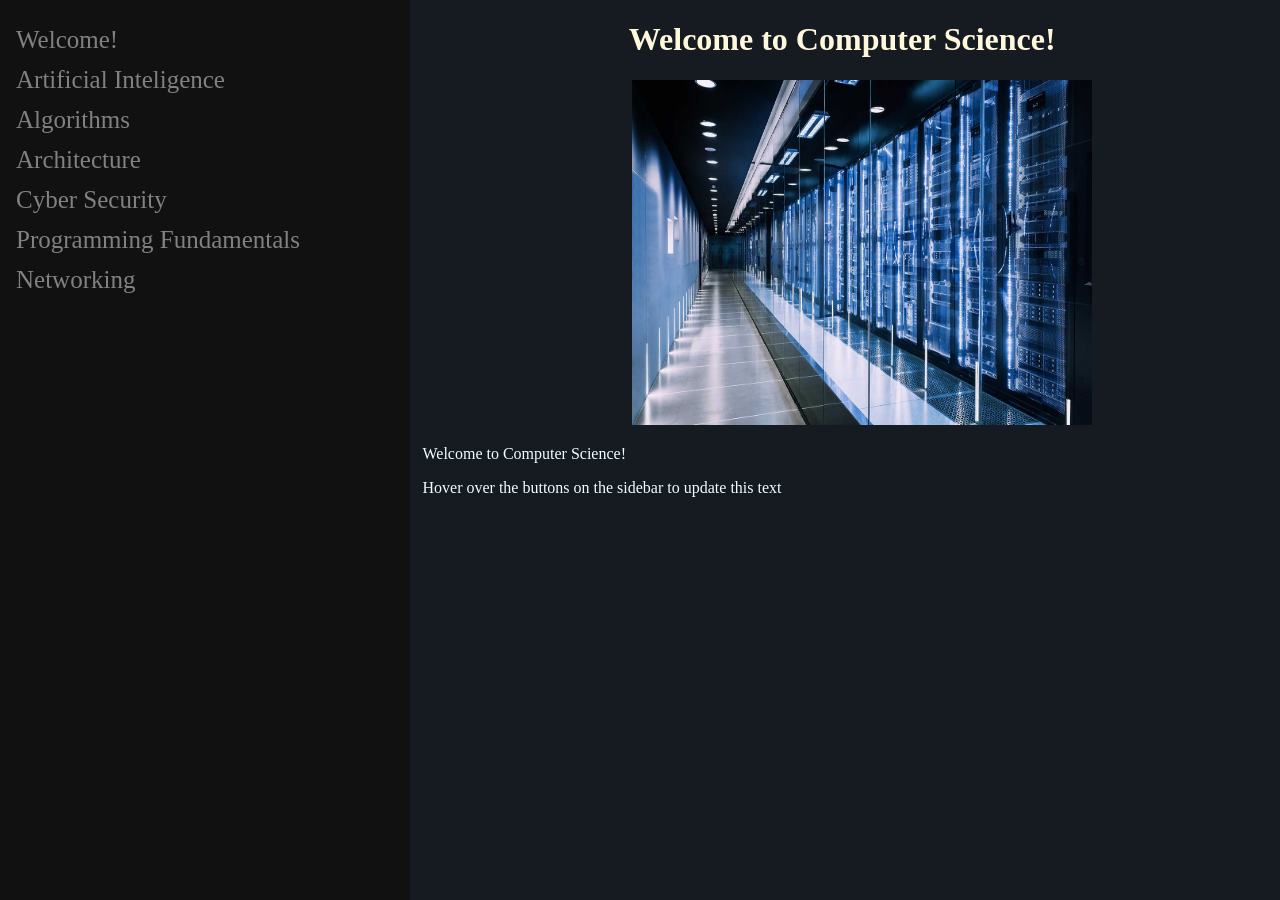
<file: index.html>
<!DOCTYPE html>
<html lang="en">
<head>
    <meta charset="UTF-8">
    <meta name="viewport" content="width=device-width, initial-scale=1.0">
    <link rel="stylesheet" type="text/css" href="assets\css\index.css">
    <script src="assets\js\index.js"></script>
    <title>Welcome to Computer Science!</title>
</head>


<body>
    <h1>Welcome to Computer Science!</h1>
    <!-- Sidebar -->
    <aside>
        <a onmouseover=welcomeText() href="index.html">Welcome!</a>
        <a onmouseover=aiText() href="ai.html">Artificial Inteligence</a>
        <a onmouseover=algorithmsText() href="algorithms.html">Algorithms</a>
        <a onmouseover=architectureText() href="architecture.html">Architecture</a>
        <a onmouseover=cyberSecurityText() href="security.html">Cyber Security</a>
        <a onmouseover=programmingText() href="programming.html">Programming Fundamentals</a>
        <a onmouseover=networkingText() href="networking.html">Networking</a>
    </aside>
    <!-- Page Content -->
    <div>
        <img id="coverimg" src="assets\img\index\computerscience.jpg" alt="Flowers in placeholder" width="460" height="345">

        <!-- give topic definition -->
        <p id="topicDefinition">Welcome to Computer Science!</p>

        <!-- describe how this application shows the module -->
        <p id="pageText">Hover over the buttons on the sidebar to update this text</p>
    </div>
</body>
</html>
</file>
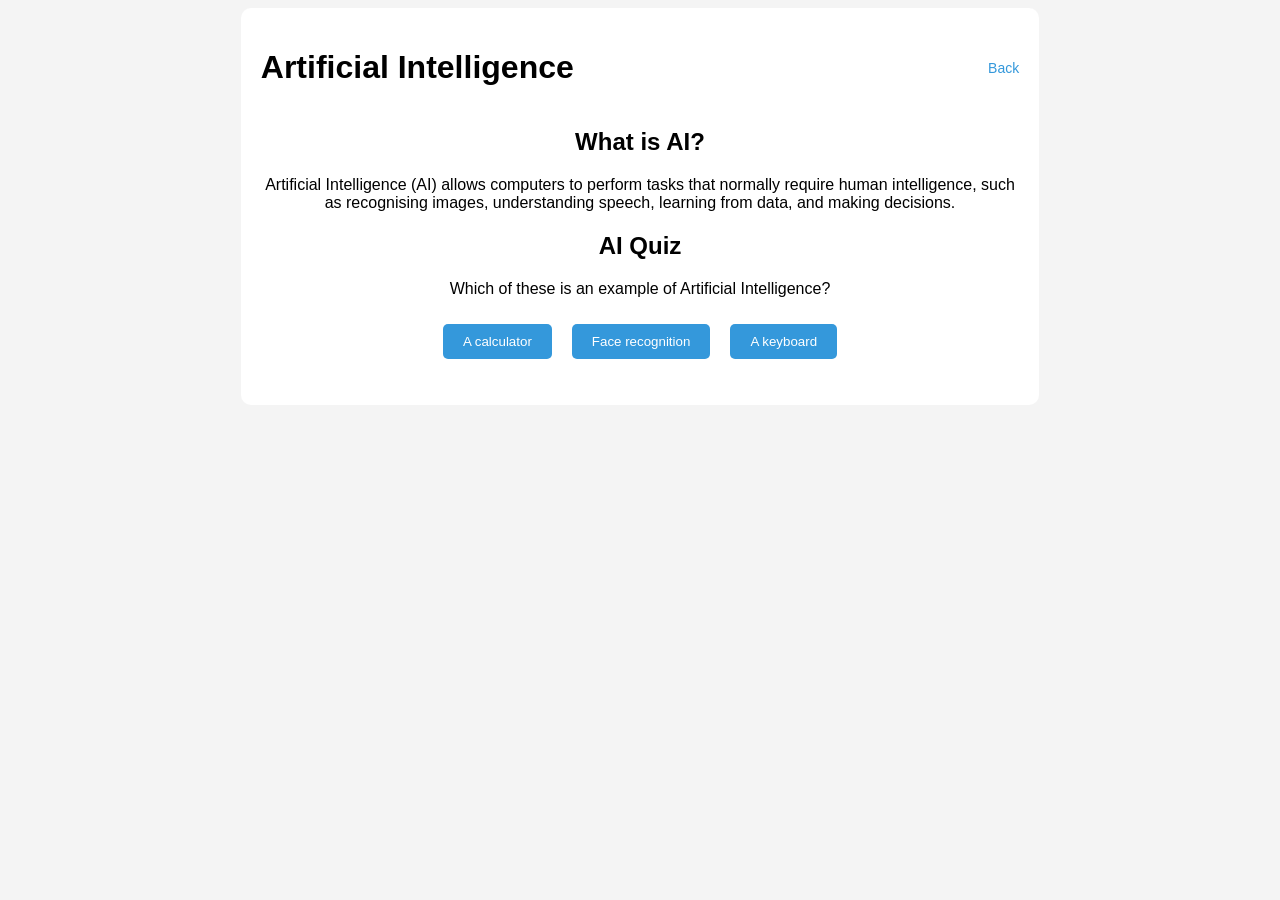
<file: ai.html>
<!DOCTYPE html>
<html>
<head>
    <title>Artificial Intelligence</title>
    <link rel="stylesheet" href="assets/css/ai.css">

</head>

<body>

    <div class="container">

        <div class="header">
            <h1>Artificial Intelligence</h1>
            <a href="index.html" class="back">Back</a>
        </div>

        <h2>What is AI?</h2>
        <p>
            Artificial Intelligence (AI) allows computers to perform tasks that normally
            require human intelligence, such as recognising images, understanding speech,
            learning from data, and making decisions.
        </p>

        <h2>AI Quiz</h2>

        <p id="question"></p>
        <div id="options"></div>
        <p id="result"></p>

    </div>

    <script src="assets/js/ai.js"></script>

</body>
</html>
</file>
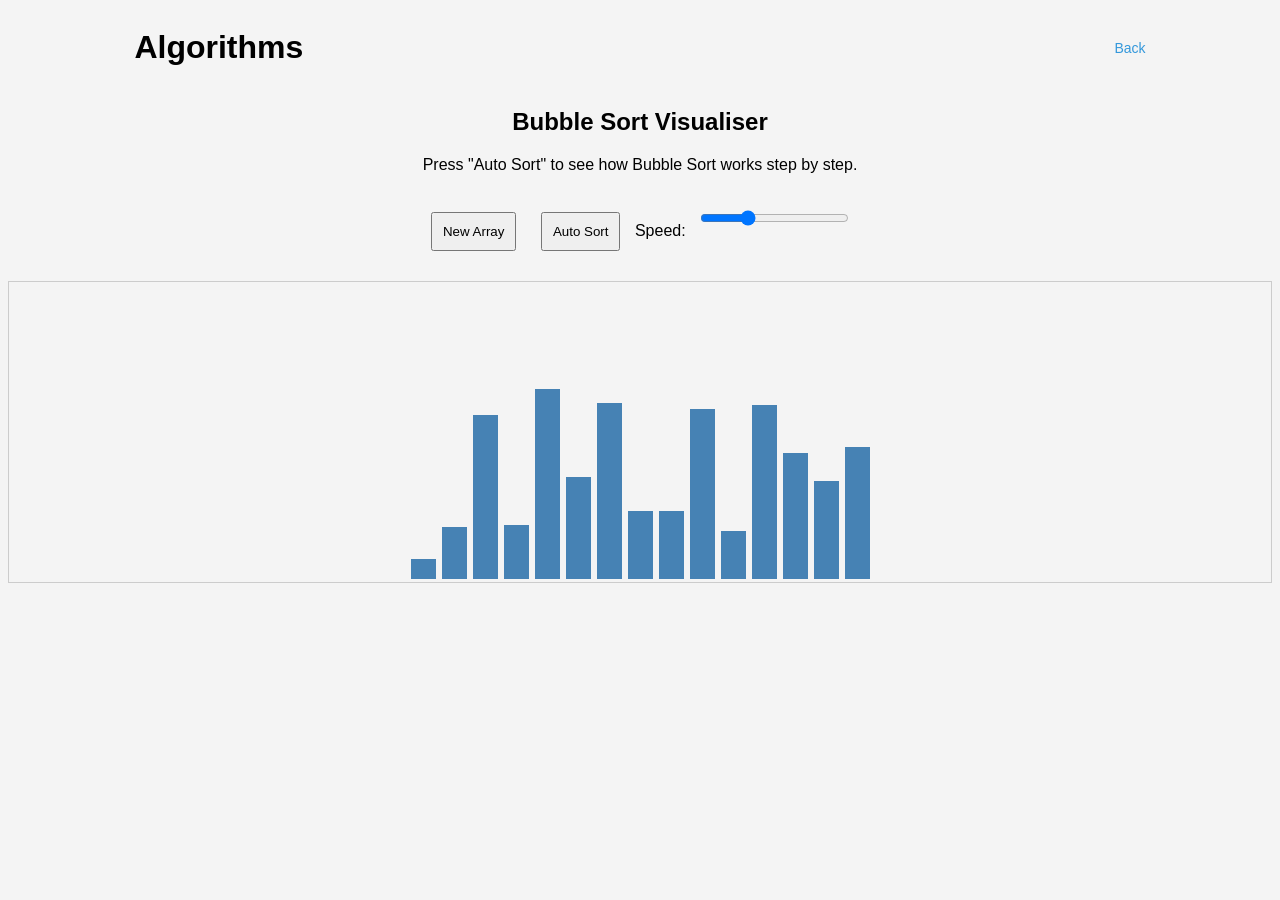
<file: algorithms.html>
<!DOCTYPE html>
<html>
<head>
    <title>Sorting Visualiser</title>

    <style>
        body { text-align: center; font-family: Arial; background: #f4f4f4; }

        /* Header layout */
        .header {
            display: flex;
            justify-content: space-between;
            align-items: center;
            width: 80%;
            margin: auto;
        }

        /* Back button */
        .back {
            text-decoration: none;
            color: #3498db;
            font-size: 14px;
        }

        /* Container for bars (FIXED HERE) */
        .container {
            display: flex;
            justify-content: center;
            align-items: flex-end; /* bars grow upwards */
            margin-top: 20px;
            height: 300px; /* gives space for bars */
            border: 1px solid #ccc; /* optional visual aid */
        }

        /* Each bar represents a number */
        .bar {
            width: 25px;
            margin: 3px;
            background: steelblue;
            display: inline-block;
        }

        /* Highlight bars being compared */
        .active { background: red; }

        /* Bars that are sorted */
        .sorted { background: green; }

        button, input { margin: 10px; padding: 10px; }
    </style>
</head>

<body>

<div class="header">
    <h1>Algorithms</h1>
    <a href="index.html" class="back">Back</a>
</div>

<h2>Bubble Sort Visualiser</h2>

<p>Press "Auto Sort" to see how Bubble Sort works step by step.</p>

<!-- Controls -->
<button onclick="generateArray()">New Array</button>
<button onclick="startSort()">Auto Sort</button>

<label>
    Speed:
    <input type="range" min="50" max="1000" value="300" id="speed">
</label>

<!-- Where bars appear -->
<div class="container" id="array"></div>

<p id="status"></p>

<script>

/* Array and control variables */
let arr = [];
let i = 0;
let j = 0;
let sorting = false;

/* Create a new random array */
function generateArray() {
    arr = [];

    for (let k = 0; k < 15; k++) {
        arr.push(Math.floor(Math.random() * 100) + 10);
    }

    i = 0;
    j = 0;
    sorting = false;

    document.getElementById("status").innerText = "";

    draw();
}

/* Draw bars on screen */
function draw(active1 = -1, active2 = -1) {

    const container = document.getElementById("array");
    container.innerHTML = "";

    arr.forEach((value, index) => {

        let bar = document.createElement("div");
        bar.classList.add("bar");

        // Make bars taller so they are easier to see
        bar.style.height = (value * 2) + "px";

        if (index === active1 || index === active2) {
            bar.classList.add("active");
        }

        if (index >= arr.length - i) {
            bar.classList.add("sorted");
        }

        container.appendChild(bar);
    });
}

/* Perform one step of bubble sort */
function step() {

    if (i < arr.length) {

        if (j < arr.length - i - 1) {

            draw(j, j + 1);

            if (arr[j] > arr[j + 1]) {
                let temp = arr[j];
                arr[j] = arr[j + 1];
                arr[j + 1] = temp;
            }

            j++;

        } else {
            j = 0;
            i++;
        }

    } else {
        sorting = false;
        document.getElementById("status").innerText = "Sorted";
        return;
    }

    if (sorting) {
        setTimeout(step, document.getElementById("speed").value);
    }
}

/* Start automatic sorting */
function startSort() {
    sorting = true;
    step();
}

/* Run when page loads */
generateArray();

</script>

</body>
</html>
</file>
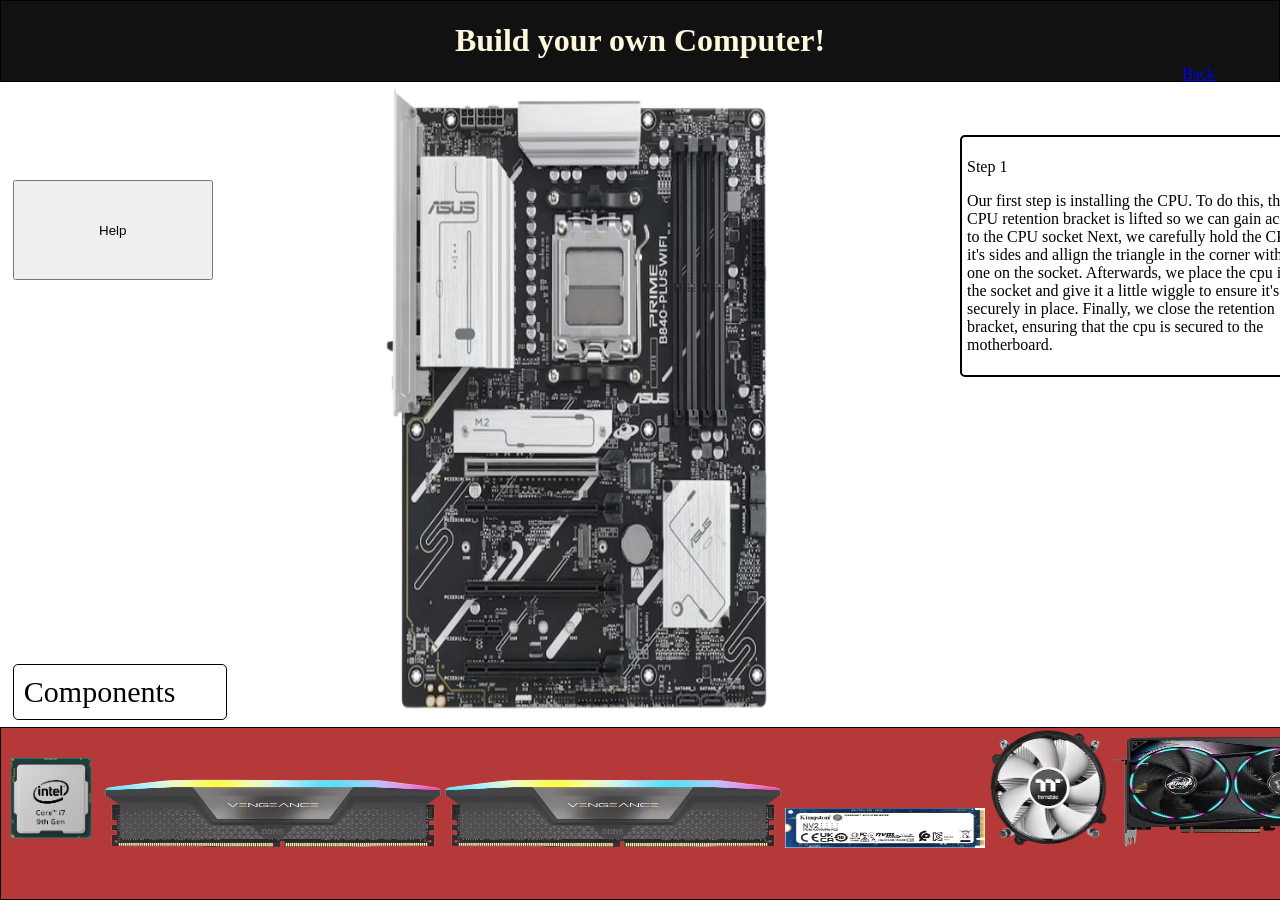
<file: architecture.html>
<!DOCTYPE html>
<html lang="en">
<head>
    <meta charset="UTF-8">
    <meta name="viewport" content="width=device-width, initial-scale=1.0">
    <link rel="stylesheet" type="text/css" href="assets\css\architecture.css">
    <title>PC building walkthrough</title>
</head>

<script src="assets\js\architecture.js"></script>

<body>
    <header>
        <h1>Build your own Computer!</h1>
        <a href="index.html" target="_self">Back</a>
    </header>


    <div id="instructions">
        <p id="stepnumber">Step 1</p>
        <p id="stepinstruction">
            Our first step is installing the CPU. To do this, the CPU retention bracket is lifted so we can gain access to the CPU socket
            Next, we carefully hold the CPU by it's sides and allign the triangle in the corner with the one on the socket.
            Afterwards, we place the cpu into the socket and give it a little wiggle to ensure it's securely in place.
            Finally, we close the retention bracket, ensuring that the cpu is secured to the motherboard.
        </p>
    </div>
    
    <button id="helpbutton" type="button" onclick="helpuser(step)">Help</button>

    <img id="case" src="assets\img\architecture\case.png" draggable="false">
    <img id="motherboard" src="assets\img\architecture\motherboard.png" draggable="false">

    <div id="div1" ondrop="dropHandlerCPU(event)"   ondragover="dragoverHandler(event)"></div>
    <div id="div2" ondrop="dropHandlerRAM(event)"   ondragover="dragoverHandler(event)"></div>
    <div id="div3" ondrop="dropHandlerRAM(event)"   ondragover="dragoverHandler(event)"></div>
    <div id="div4" ondrop="dropHandlerM2SSD(event)"   ondragover="dragoverHandler(event)"></div>
    <div id="div5" ondrop="dropHandlerCPUFan(event)"   ondragover="dragoverHandler(event)"></div>
    <div id="div6" ondrop="dropHandlerGPU(event)"   ondragover="dragoverHandler(event)"></div>
    <div id="div7" ondrop="dropHandlerPSU(event)"   ondragover="dragoverHandler(event)"></div>

    <br>

    <div id="componentsLabel">Components</div>
    <section id="components">
        <img id="cpu" src="assets\img\architecture\cpu.png" draggable="true" ondragstart="dragstartHandler(event)" width="100" height="100">
        <img id="ram1" src="assets\img\architecture\ram.png" draggable="false" ondragstart="dragstartHandler(event)" width="336" height="69">
        <img id="ram2" src="assets\img\architecture\ram.png" draggable="false" ondragstart="dragstartHandler(event)" width="336" height="69">
        <img id="m2ssd" src="assets\img\architecture\m2ssd.jpg" draggable="false" ondragstart="dragstartHandler(event)" width="200" height="40">
        <img id="cpufan" src="assets\img\architecture\cpufan.png" draggable="false" ondragstart="dragstartHandler(event)" width="120" height="120">
        <img id="gpu" src="assets\img\architecture\gpu.png" draggable="false" ondragstart="dragstartHandler(event)" width="336" height="120">
        <img id="psu" src="assets\img\architecture\psu.png" draggable="false" ondragstart="dragstartHandler(event)" width="336" height="120">
    </section>

</body>
</html>
</file>
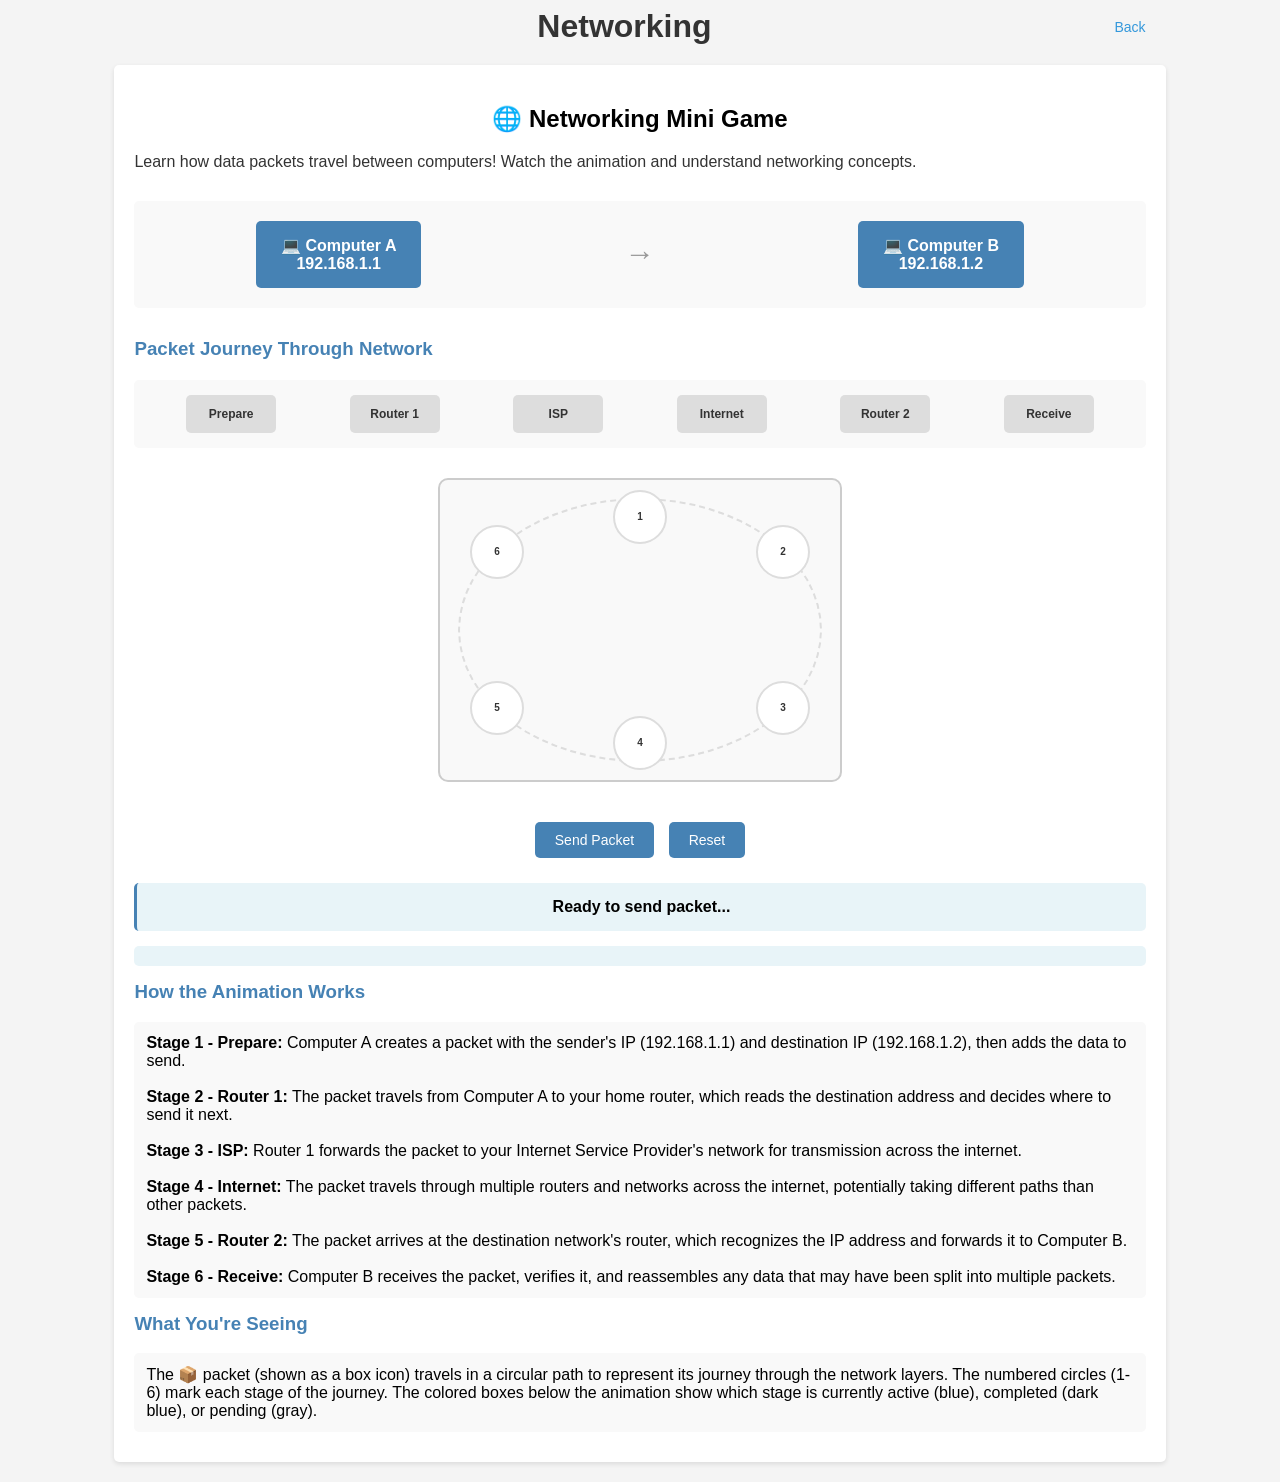
<file: networking.html>
<!DOCTYPE html>
<html>
<head>
    <title>Networking Mini Game</title>

    <style>
        body { text-align: center; font-family: Arial; background: #f4f4f4; }
        .header { display: flex; justify-content: space-between; align-items: center; width: 80%; margin: auto; }
        .back { text-decoration: none; color: #3498db; font-size: 14px; }
        h1 { color: #333; flex-grow: 1; margin: 0; }
        .content { width: 80%; margin: 20px auto; background: white; padding: 20px; border-radius: 5px; box-shadow: 0 2px 5px rgba(0,0,0,0.1); }
        p, h3 { color: #333; text-align: left; }
        .computers { display: flex; justify-content: space-around; align-items: center; margin: 30px 0; padding: 20px; background: #f9f9f9; border-radius: 5px; }
        .computer { background: steelblue; color: white; padding: 15px 25px; border-radius: 5px; font-weight: bold; }
        .arrow { font-size: 30px; color: #999; }
        button { background: steelblue; color: white; padding: 10px 20px; margin: 10px 5px; border: none; border-radius: 5px; cursor: pointer; font-size: 14px; }
        button:hover { background: darkblue; }
        .status { background: #e8f4f8; padding: 15px; margin: 15px 0; border-left: 3px solid steelblue; border-radius: 5px; font-weight: bold; }
        .status-detail { background: #e8f4f8; padding: 10px; margin: 10px 0; border-radius: 5px; font-size: 12px; }
        .info-box { background: #f9f9f9; padding: 12px; margin: 10px 0; border-radius: 5px; text-align: left; }
        h3 { color: steelblue; margin-top: 15px; }
        .journey-container { display: flex; justify-content: space-around; margin: 20px 0; padding: 15px; background: #f9f9f9; border-radius: 5px; }
        .journey-box { background: #ddd; color: #333; padding: 12px 15px; border-radius: 5px; font-weight: bold; font-size: 12px; min-width: 60px; transition: all 0.3s ease; }
        .journey-box.active { background: steelblue; color: white; transform: scale(1.15); }
        .journey-box.completed { background: #4a7ba7; color: white; }
        .circular-container { position: relative; width: 400px; height: 300px; margin: 30px auto; background: #f9f9f9; border: 2px solid #ccc; border-radius: 10px; display: flex; align-items: center; justify-content: center; }
        .path-circle { position: absolute; border: 2px dashed #ddd; border-radius: 50%; width: 360px; height: 260px; top: 50%; left: 50%; transform: translate(-50%, -50%); }
        .packet-circle { position: absolute; font-size: 40px; width: 50px; height: 50px; display: flex; align-items: center; justify-content: center; }
        .stage-marker { position: absolute; width: 50px; height: 50px; display: flex; align-items: center; justify-content: center; background: white; border: 2px solid #ddd; border-radius: 50%; font-size: 10px; font-weight: bold; color: #333; transition: all 0.3s ease; }
        .stage-marker.active { background: steelblue; color: white; border-color: steelblue; transform: scale(1.2); }
        .stage-marker.completed { background: #4a7ba7; color: white; border-color: #4a7ba7; }
    </style>
</head>

<body>

<div class="header">
    <h1>Networking</h1>
    <a href="index.html" class="back">Back</a>
</div>

<div class="content">

    <h2>🌐 Networking Mini Game</h2>
    <p>Learn how data packets travel between computers! Watch the animation and understand networking concepts.</p>

    <!-- Computers -->
    <div class="computers">
        <div class="computer">💻 Computer A<br>192.168.1.1</div>
        <div class="arrow">→</div>
        <div class="computer">💻 Computer B<br>192.168.1.2</div>
    </div>

    <!-- Journey Visualization -->
    <h3>Packet Journey Through Network</h3>
    <div class="journey-container">
        <div id="step1" class="journey-box">Prepare</div>
        <div id="step2" class="journey-box">Router 1</div>
        <div id="step3" class="journey-box">ISP</div>
        <div id="step4" class="journey-box">Internet</div>
        <div id="step5" class="journey-box">Router 2</div>
        <div id="step6" class="journey-box">Receive</div>
    </div>

    <!-- Circular Animation Path -->
    <div class="circular-container">
        <div class="path-circle outer"></div>
        
        <!-- Stage markers arranged in circle -->
        <div id="marker1" class="stage-marker" style="top: 10px; left: 50%; transform: translateX(-50%);">1</div>
        <div id="marker2" class="stage-marker" style="top: 45px; right: 30px;">2</div>
        <div id="marker3" class="stage-marker" style="bottom: 45px; right: 30px;">3</div>
        <div id="marker4" class="stage-marker" style="bottom: 10px; left: 50%; transform: translateX(-50%);">4</div>
        <div id="marker5" class="stage-marker" style="bottom: 45px; left: 30px;">5</div>
        <div id="marker6" class="stage-marker" style="top: 45px; left: 30px;">6</div>
        
        <!-- Packet moving in circle -->
        <div id="packetCircle" class="packet-circle" style="display: none;">📦</div>
    </div>

    <div>
        <button onclick="sendPacket()">Send Packet</button>
        <button onclick="reset()">Reset</button>
    </div>

    <div id="status" class="status">Ready to send packet...</div>
    <div id="statusDetail" class="status-detail"></div>

    <!-- Animation Explanation -->
    <h3>How the Animation Works</h3>
    <div class="info-box">
        <strong>Stage 1 - Prepare:</strong> Computer A creates a packet with the sender's IP (192.168.1.1) and destination IP (192.168.1.2), then adds the data to send.<br><br>
        <strong>Stage 2 - Router 1:</strong> The packet travels from Computer A to your home router, which reads the destination address and decides where to send it next.<br><br>
        <strong>Stage 3 - ISP:</strong> Router 1 forwards the packet to your Internet Service Provider's network for transmission across the internet.<br><br>
        <strong>Stage 4 - Internet:</strong> The packet travels through multiple routers and networks across the internet, potentially taking different paths than other packets.<br><br>
        <strong>Stage 5 - Router 2:</strong> The packet arrives at the destination network's router, which recognizes the IP address and forwards it to Computer B.<br><br>
        <strong>Stage 6 - Receive:</strong> Computer B receives the packet, verifies it, and reassembles any data that may have been split into multiple packets.
    </div>

    <h3>What You're Seeing</h3>
    <div class="info-box">
        The 📦 packet (shown as a box icon) travels in a circular path to represent its journey through the network layers. The numbered circles (1-6) mark each stage of the journey. The colored boxes below the animation show which stage is currently active (blue), completed (dark blue), or pending (gray).
    </div>

</div>

<script>
    const msgs = ["Preparing packet...", "Sending to Router 1", "Reaching ISP", "Traveling through Internet", "Reaching Router 2", "Received! ✓"];
    let animInterval;

    function highlight(cls, num) {
        for (let i = 1; i <= 6; i++) {
            let el = document.getElementById(cls + i);
            el.className = cls === "step" ? "journey-box" : "stage-marker";
            if (i < num) el.className += " completed";
            if (i === num) el.className += " active";
        }
    }

    function sendPacket() {
        let pkt = document.getElementById("packetCircle");
        pkt.style.display = "flex";
        let start = Date.now();

        animInterval = setInterval(() => {
            let prog = Math.min((Date.now() - start) / 4000, 1);
            let stage = Math.floor(prog * 6) + 1;
            
            highlight("step", stage);
            highlight("marker", stage);
            document.getElementById("statusDetail").textContent = msgs[stage - 1];

            let ang = prog * 360 - 90;
            let x = 200 + 180 * Math.cos(ang * Math.PI / 180);
            let y = 150 + 130 * Math.sin(ang * Math.PI / 180);
            pkt.style.left = (x - 25) + "px";
            pkt.style.top = (y - 25) + "px";

            if (prog >= 1) {
                clearInterval(animInterval);
                document.getElementById("status").textContent = "Packet delivery complete!";
            }
        }, 30);
    }

    function reset() {
        clearInterval(animInterval);
        document.getElementById("packetCircle").style.display = "none";
        document.getElementById("status").textContent = "Ready to send packet...";
        document.getElementById("statusDetail").textContent = "";
        for (let i = 1; i <= 6; i++) {
            document.getElementById("step" + i).className = "journey-box";
            document.getElementById("marker" + i).className = "stage-marker";
        }
    }
</script>

</body>

</html>
</file>
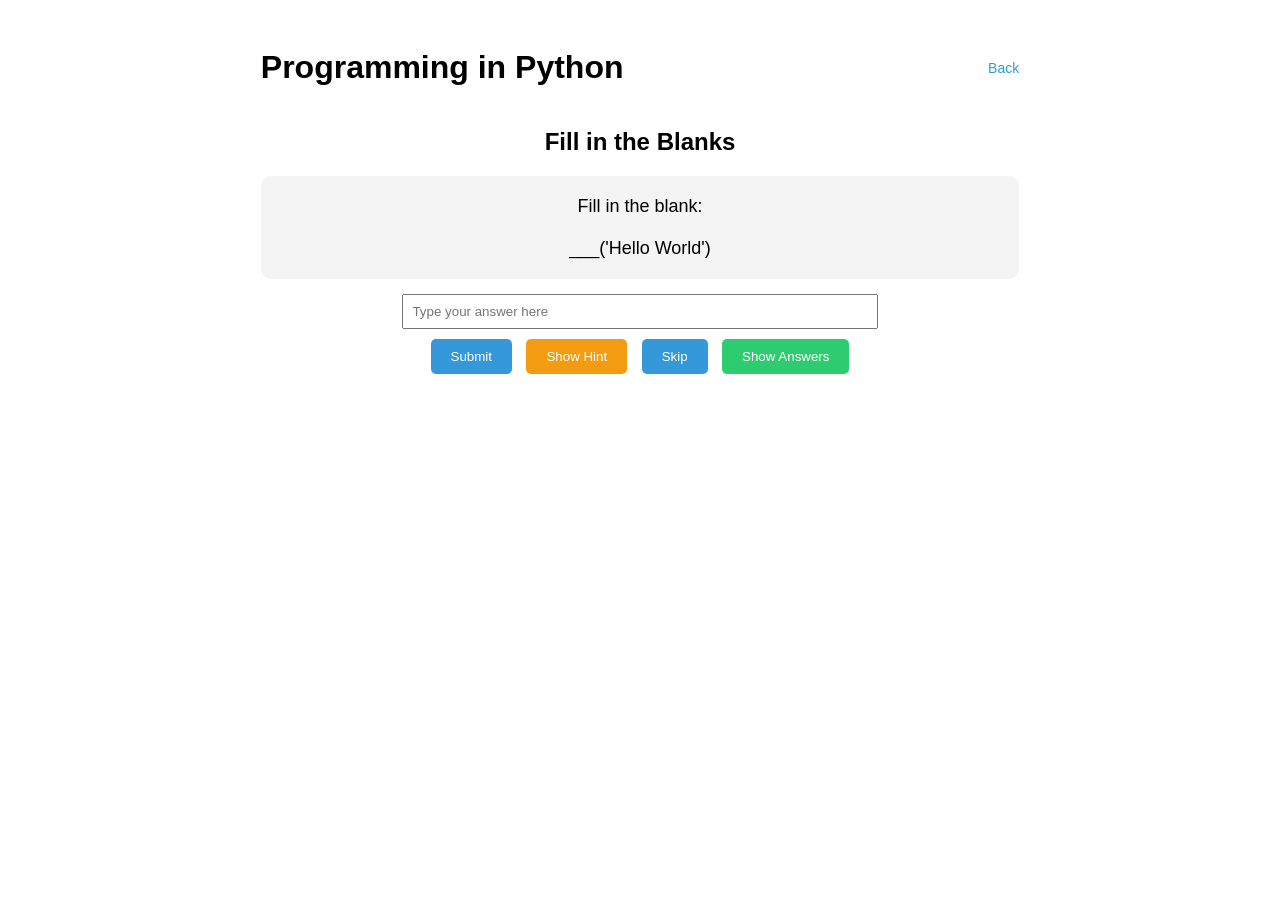
<file: programming.html>
<!DOCTYPE html>
<html>
<head>
    <title>Programming in Python</title>

    <!-- Link to external CSS -->
    <link rel="stylesheet" href="assets/css/programming.css">
</head>

<body>

<div class="container">

    <!-- Header section -->
    <div class="header">
        <h1>Programming in Python</h1>
        <a href="index.html" class="back">Back</a>
    </div>

    <h2>Fill in the Blanks</h2>

    <!-- Question display area -->
    <div class="questionBox" id="question"></div>

    <!-- User input field -->
    <input type="text" id="answer" placeholder="Type your answer here">

    <br>

    <!-- Buttons -->
    <button id="submitBtn" onclick="checkAnswer()">Submit</button>
    <button id="hintBtn" class="hintBtn" onclick="showHint()">Show Hint</button>
    <button id="skipBtn" onclick="skipQuestion()">Skip</button>
    <button class="showAnswersBtn" onclick="toggleAnswers()">Show Answers</button>

    <!-- Try again button -->
    <button id="retryBtn" class="retryBtn" onclick="restartQuiz()">Try Again</button>

    <!-- Hint and feedback -->
    <p id="hint"></p>
    <p id="feedback"></p>

    <!-- Console output -->
    <div class="console" id="console"></div>

    <!-- Answers display -->
    <div id="answersBox"></div>

</div>

<!-- Link to external JavaScript -->
<script src="assets/js/programming.js"></script>

</body>
</html>
</file>
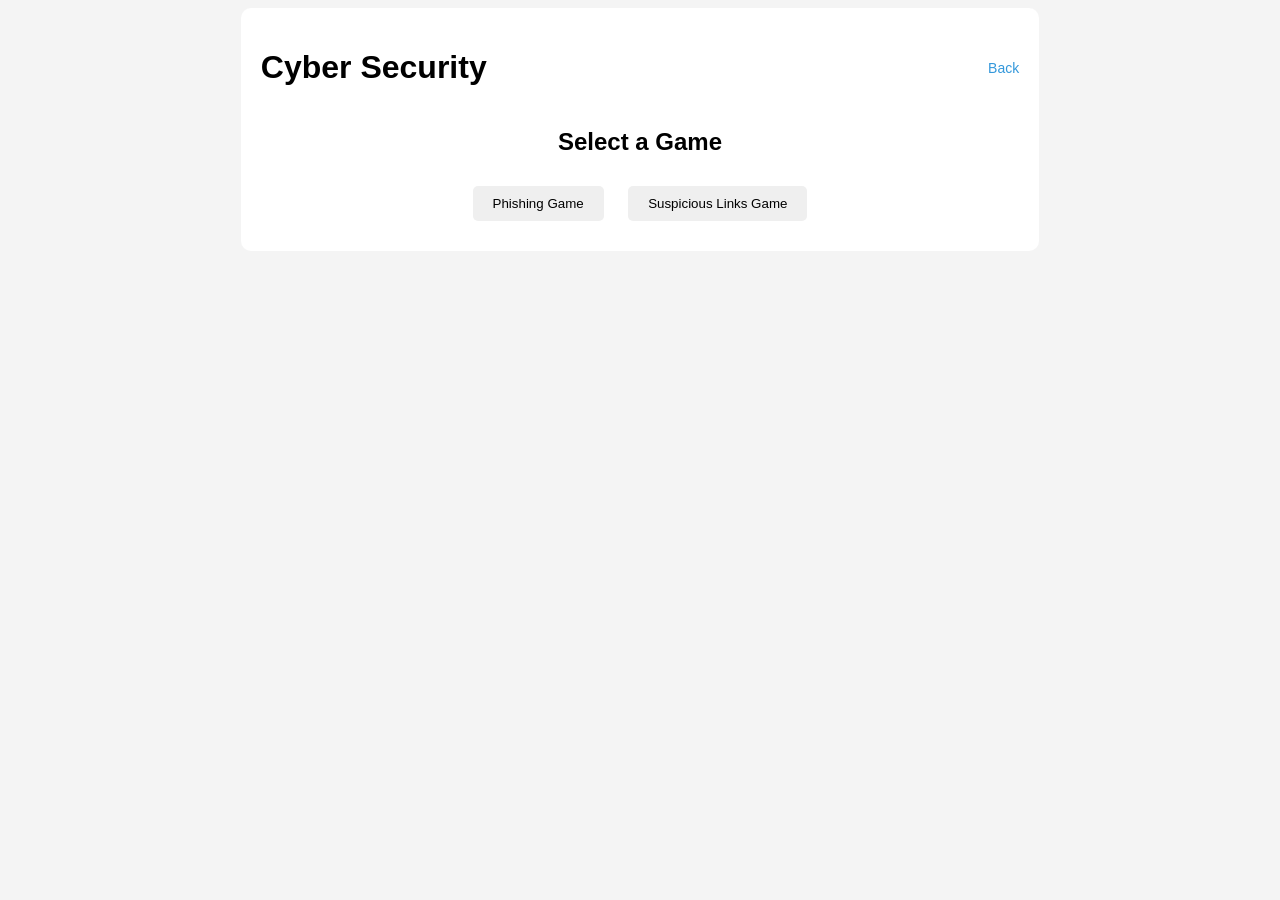
<file: security.html>
<!DOCTYPE html>
<html>
<head>
    <title>Phishing Awareness Game</title>
    
    <link rel="stylesheet" href="assets/css/security.css">
</head>

<body>

<div class="container">

    <!-- Header section -->
    <div class="header">
        <h1>Cyber Security</h1>
        <a href="index.html" class="back">Back</a>
    </div>

    <!-- ================= MAIN MENU ================= -->
    <div id="menu">
        <h2>Select a Game</h2>
        <button onclick="startPhishing()">Phishing Game</button>
        <button onclick="startLinks()">Suspicious Links Game</button>
    </div>

    <!-- ================= PHISHING GAME ================= -->
    <div id="game" style="display:none;">

        <h2>Spot the Phishing Email</h2>

        <div class="email">
            <p><strong>From:</strong> <span id="from"></span></p>
            <p><strong>Subject:</strong> <span id="subject"></span></p>
            <p id="body"></p>
        </div>

        <button class="phish" onclick="answer('phishing')">Phishing</button>
        <button class="safe" onclick="answer('safe')">Safe</button>

        <p id="feedback"></p>
        <p id="explanation"></p>
    </div>

    <!-- ================= LINK GAME ================= -->
    <div id="linkGame" style="display:none;">

        <h2>Is This Link Safe?</h2>

        <div class="email">
            <p id="linkText"></p>
        </div>

        <button class="safe" onclick="answerLink('safe')">Safe</button>
        <button class="phish" onclick="answerLink('phishing')">Suspicious</button>

        <p id="linkFeedback"></p>
        <p id="linkExplanation"></p>
    </div>

    <!-- ================= END SCREEN ================= -->
    <div id="end" style="display:none;">
        <h2>Quiz Complete</h2>
        <p>Your Score: <span id="finalScore"></span></p>
        <button onclick="restart()">Back to Menu</button>
    </div>

</div>

<script src="./assets/js/security.js" defer></script>
</body>
</html>
</file>
<file: assets/css/ai.css>
body {
    font-family: Arial;
    text-align: center;
    background: #f4f4f4;
}

.container {
    width: 60%;
    margin: auto;
    background: white;
    padding: 20px;
    border-radius: 10px;
}

.header {
    display: flex;
    justify-content: space-between;
    align-items: center;
}

.back {
    text-decoration: none;
    color: #3498db;
    font-size: 14px;
}

button {
    padding: 10px 20px;
    margin: 10px;
    border: none;
    border-radius: 5px;
    cursor: pointer;
    background: #3498db;
    color: white;
}

#result {
    margin-top: 15px;
    font-weight: bold;
}
</file>
<file: assets/css/programming.css>
/* General page styling */
body {
    font-family: Arial;
    text-align: center;
    background: white;
}

/* Main container to centre content */
.container {
    width: 60%;
    margin: auto;
    padding: 20px;
}

/* Header layout */
.header {
    display: flex;
    justify-content: space-between;
    align-items: center;
}

/* Back button styling */
.back {
    text-decoration: none;
    color: #3498db;
    font-size: 14px;
}

/* Box that displays each question */
.questionBox {
    margin-top: 20px;
    background: #f4f4f4;
    padding: 20px;
    border-radius: 10px;
    font-size: 18px;
}

/* Input box styling */
input {
    padding: 8px;
    margin-top: 15px;
    width: 60%;
}

/* Button styling */
button {
    padding: 10px 20px;
    margin: 10px 5px;
    border: none;
    border-radius: 5px;
    cursor: pointer;
    background: #3498db;
    color: white;
}

/* Hint button with different colour */
.hintBtn { background: #f39c12; }

/* Show answers button styling */
.showAnswersBtn { background: #2ecc71; }

/* Try again button styling */
.retryBtn { background: #9b59b6; display: none; }

/* Feedback text */
#feedback {
    margin-top: 10px;
    font-weight: bold;
}

/* Hint text styling */
#hint {
    margin-top: 10px;
    color: #555;
    font-style: italic;
}

/* Console box simulating Python output */
.console {
    margin-top: 20px;
    background: black;
    color: lime;
    padding: 15px;
    text-align: left;
    font-family: monospace;
    border-radius: 5px;
    display: none;
}

/* Answers display box */
#answersBox {
    display: none;
    margin-top: 20px;
    text-align: left;
    background: #f4f4f4;
    padding: 15px;
    border-radius: 10px;
}
</file>
<file: assets/css/security.css>
/* Basic page styling */
    body { font-family: Arial; text-align: center; background: #f4f4f4; }

    /* Main content box */
    .container { width: 60%; margin: auto; background: white; padding: 20px; border-radius: 10px; }

    /* Header with title + back button */
    .header {
        display: flex;
        justify-content: space-between;
        align-items: center;
    }

    /* Back button styling */
    .back {
        text-decoration: none;
        color: #3498db;
        font-size: 14px;
    }

    /* Email / link display box */
    .email {
        text-align: left;
        border: 1px solid #ccc;
        padding: 15px;
        margin-top: 20px;
    }

    /* Button styling */
    button {
        padding: 10px 20px;
        margin: 10px;
        border: none;
        border-radius: 5px;
        cursor: pointer;
    }

    /* Different colours for answers */
    .phish { background: #e74c3c; color: white; }
    .safe { background: #2ecc71; color: white; }
</file>
